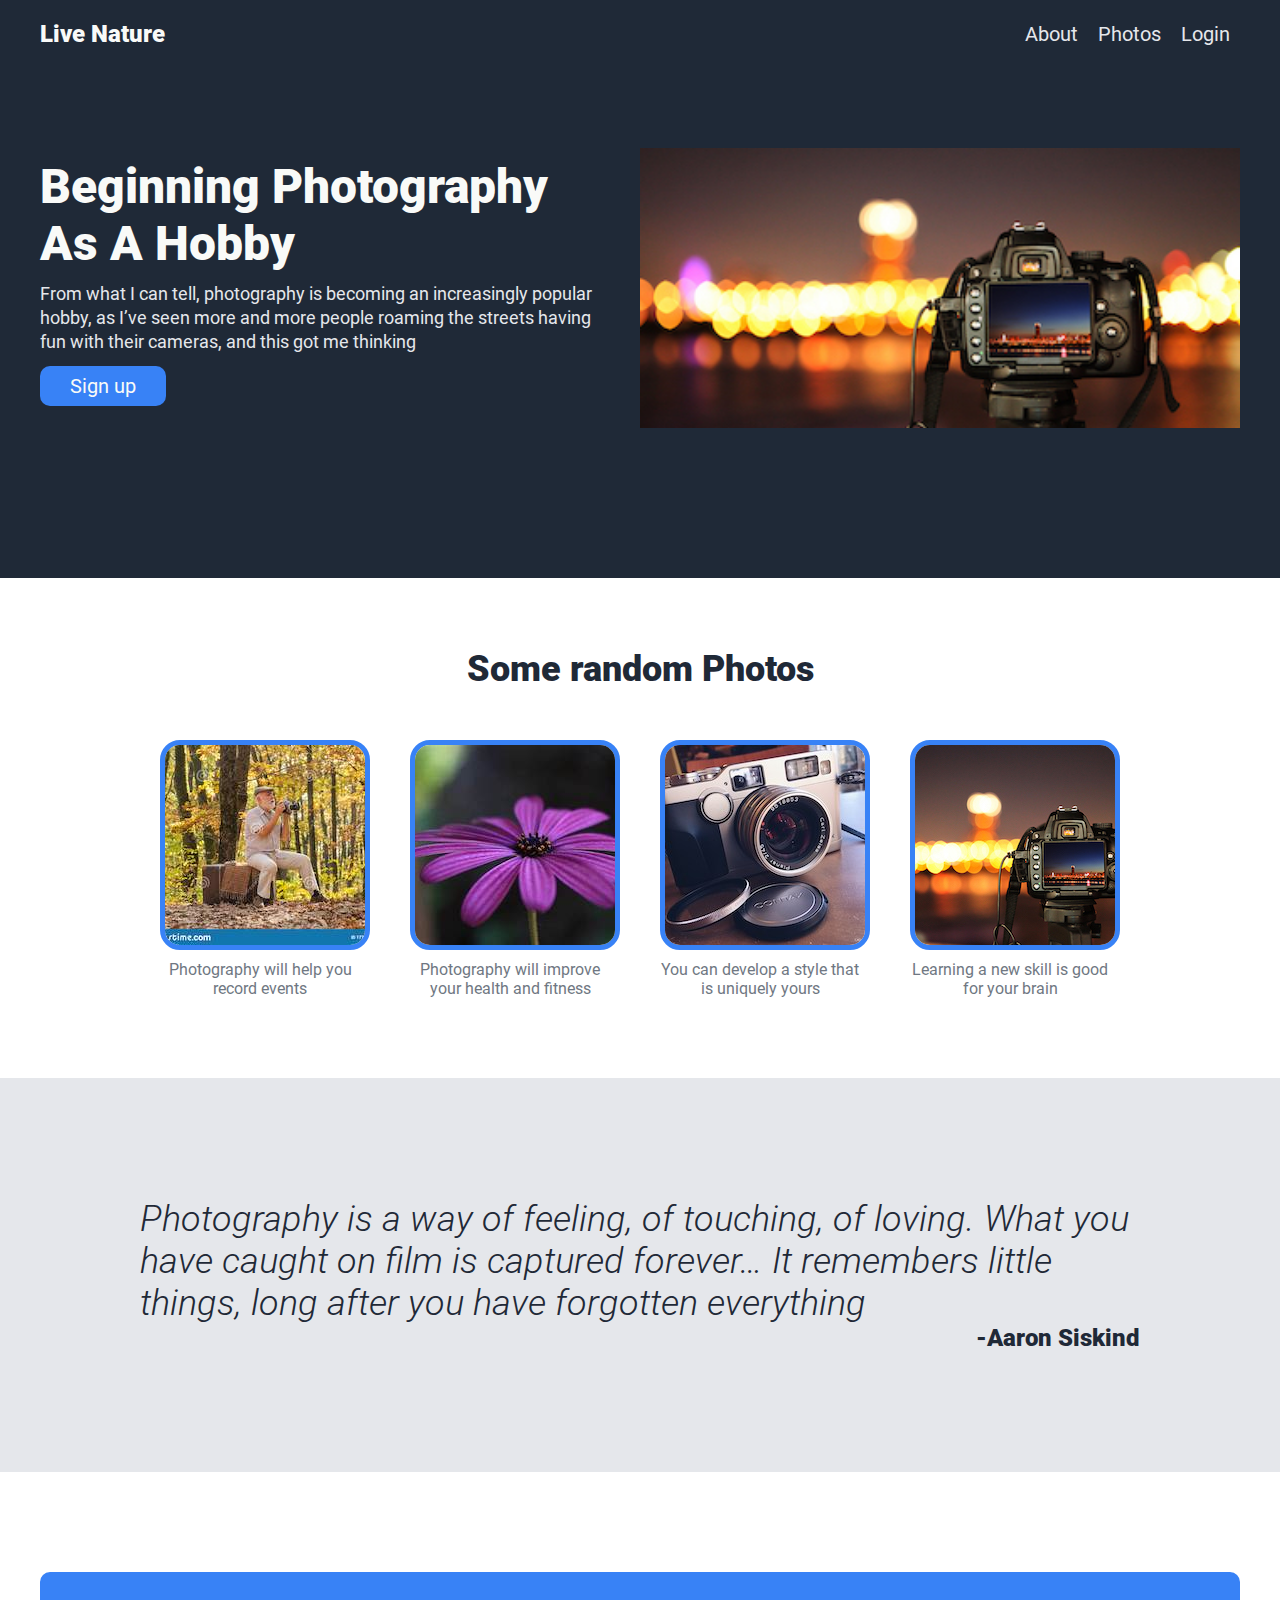
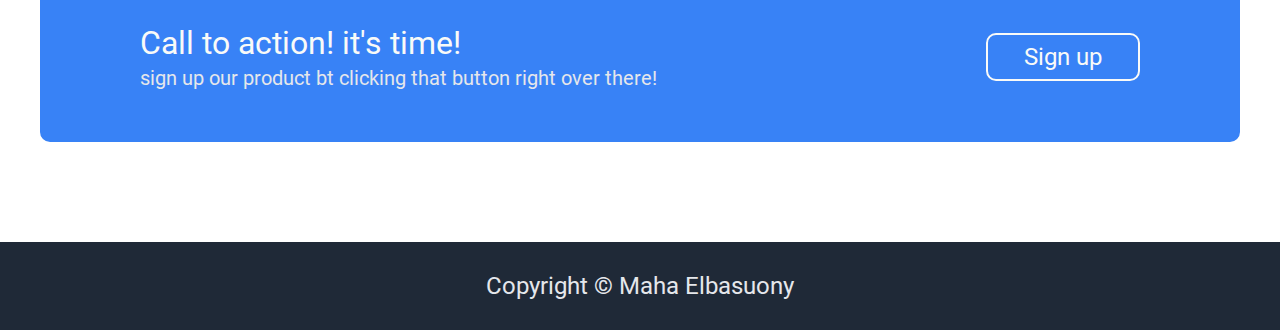
<file: index.html>
<!DOCTYPE html>
<html lang="en">
  <head>
    <meta charset="UTF-8" />
    <meta http-equiv="X-UA-Compatible" content="IE=edge" />
    <meta name="viewport" content="width=device-width, initial-scale=1.0" />
    <link rel="stylesheet" href="style.css" />
    <title>Document</title>
  </head>
  <body>
    <div class="main">
      <!--header-->
      <header>
        <main class="header">
          <section class="header-container">
            <nav class="nav">
              <a href="/" class="logo">Live Nature</a>
              <ul class="nav-menu">
                <li>
                  <a href="./pages/about.html" class="nav-menu_item">About </a>
                </li>
                <li>
                  <a href="./pages/photos.html" class="nav-menu_item"
                    >Photos
                  </a>
                </li>
                <li>
                  <a href="./pages/login.html" class="nav-menu_item">Login </a>
                </li>
              </ul>
            </nav>
            <section class="hero">
              <section class="hero-contnet">
                <h3 class="hero_contnet_title">
                  Beginning Photography As A Hobby
                </h3>
                <p class="hero_contnet_body">
                  From what I can tell, photography is becoming an increasingly
                  popular hobby, as I’ve seen more and more people roaming the
                  streets having fun with their cameras, and this got me
                  thinking
                </p>
                <a href="#" class="hero_signup">Sign up</a>
              </section>
              <section class="hero-image">
                <img
                  src="./images/photography3.jpeg"
                  class="hero-image_view"
                  alt="this is aplace holder for an image"
                  title="Beginning Photography As A Hobby"
                />
              </section>
            </section>
          </section>
        </main>
      </header>
      <section class="content">
        <main class="content-container">
          <header class="content_header">
            <h3 class="content_header_title">Some random Photos</h3>
            <section class="content_header_imgs">
              <figure class="content_header_imgs_desc">
                <a href="#"
                  ><img
                    class="content_header_img"
                    src="./images/photography4.jpeg"
                /></a>
                <p class="content_header_img_desc">
                  Photography will help you record events
                </p>
              </figure>
              <figure class="content_header_imgs_desc">
                <a href=""
                  ><img
                    class="content_header_img"
                    src="./images/photography1.jpeg"
                /></a>
                <p class="content_header_img_desc">
                  Photography will improve your health and fitness
                </p>
              </figure>
              <figure class="content_header_imgs_desc">
                <a href=""
                  ><img
                    class="content_header_img"
                    src="./images/photography2.jpeg"
                /></a>
                <p class="content_header_img_desc">
                  You can develop a style that is uniquely yours
                </p>
              </figure>
              <figure class="content_header_imgs_desc">
                <a href=""
                  ><img
                    class="content_header_img"
                    src="./images/photography3.jpeg"
                /></a>
                <p class="content_header_img_desc">
                  Learning a new skill is good for your brain
                </p>
              </figure>
            </section>
          </header>
          <section class="content-body">
            <section class="content-body_container">
              <p class="content-body_des">
                Photography is a way of feeling, of touching, of loving. What
                you have caught on film is captured forever… It remembers little
                things, long after you have forgotten everything
              </p>
              <div class="tip">-Aaron Siskind</div>
            </section>
          </section>
          <section class="test">
            <main class="content-footer">
              <summary class="content-footer_container">
                <div class="info">
                  <h6>Call to action! it's time!</h6>
                  <p class="info_desc">
                    sign up our product bt clicking that button right over
                    there!
                  </p>
                </div>
                <a href="#" class="content_signup">Sign up</a>
              </summary>
            </main>
          </section>
        </main>
      </section>
      <footer>
        <div class="footer">
          <div class="footer_desc">
            Copyright &copy; <span class="copyright">Maha Elbasuony</span>
          </div>
        </div>
      </footer>
    </div>
  </body>
</html>
</file>
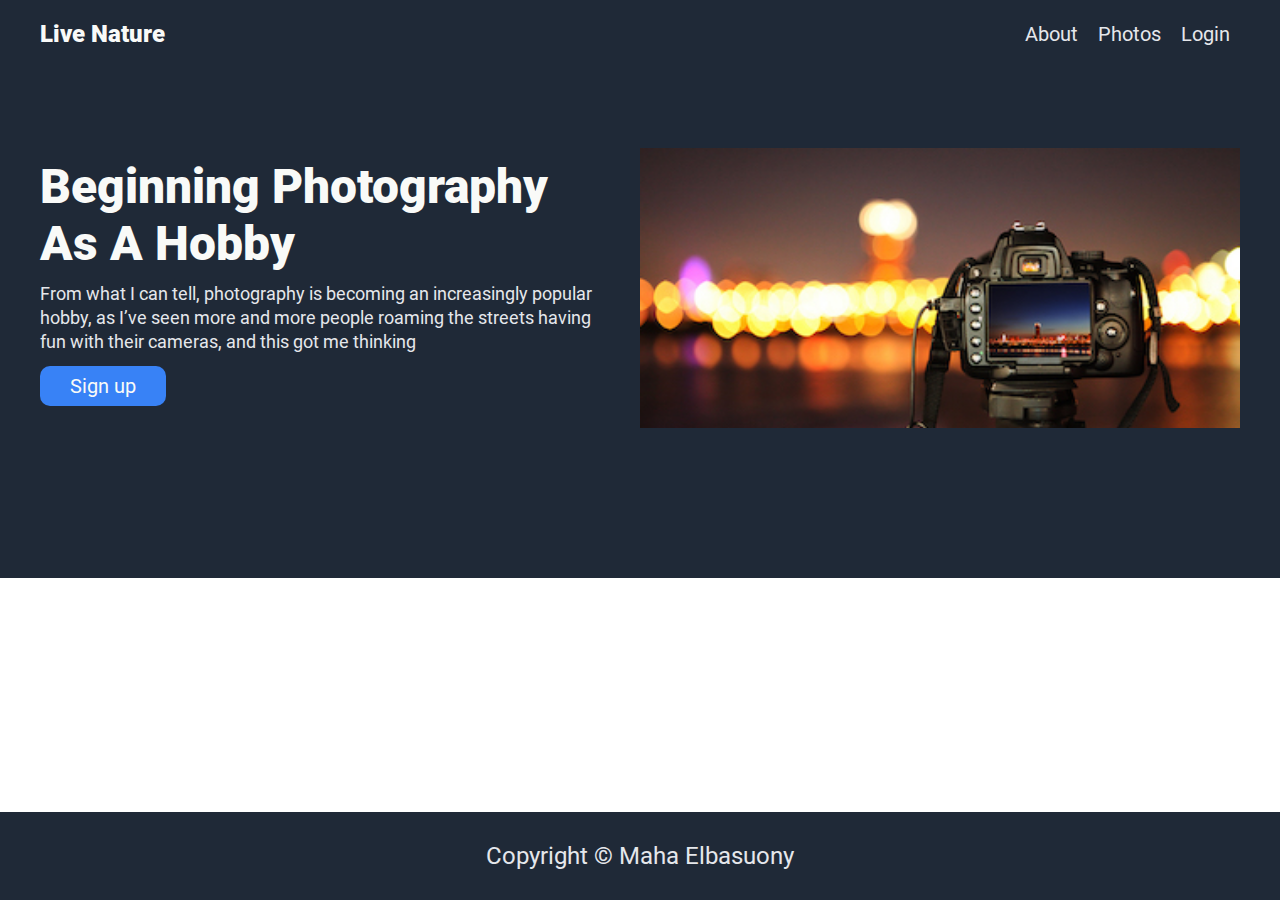
<file: pages/about.html>
<!DOCTYPE html>
<html lang="en">
<head>
  <meta charset="UTF-8">
  <meta http-equiv="X-UA-Compatible" content="IE=edge">
  <meta name="viewport" content="width=device-width, initial-scale=1.0">
  <title>Contact</title>
  <link rel="stylesheet" href="../style.css" />
    <link rel="stylesheet" href="../styles/about.css" />
</head>
<body>
  <div class="main">
    <!--header-->
    <header>
      <div class="header">
        <div class="header-container">
          <div class="nav">
            <a href="../index.html" class="logo">Live Nature</a>
            <ul class="nav-menu">
              <li><a href="#" class="nav-menu_item">About </a></li>
              <li><a href="./photos.html" class="nav-menu_item">Photos </a></li>
              <li>
                <a href="../pages/login.html" class="nav-menu_item">Login </a>
              </li>
            </ul>
          </div>
          <div class="hero">
            <div class="hero-contnet">
              <h3 class="hero_contnet_title">
                Beginning Photography As A Hobby
              </h3>
              <p class="hero_contnet_body">
                From what I can tell, photography is becoming an increasingly
                popular hobby, as I’ve seen more and more people roaming the
                streets having fun with their cameras, and this got me
                thinking
              </p>
              <a href="#" class="hero_signup">Sign up</a>
            </div>
            <div class="hero-image">
              <img
                src="../images/photography3.jpeg"
                class="hero-image_view"
                alt="this is aplace holder for an image"
                title="Beginning Photography As A Hobby"
              />
            </div>
          </div>
        </div>
      </div>
    </header>

    <footer>
      <div class="footer">
        <div class="footer_desc">
          Copyright &copy; <span class="copyright">Maha Elbasuony</span>
        </div>
      </div>
    </footer>
  </div>
</body>
</html>
</file>
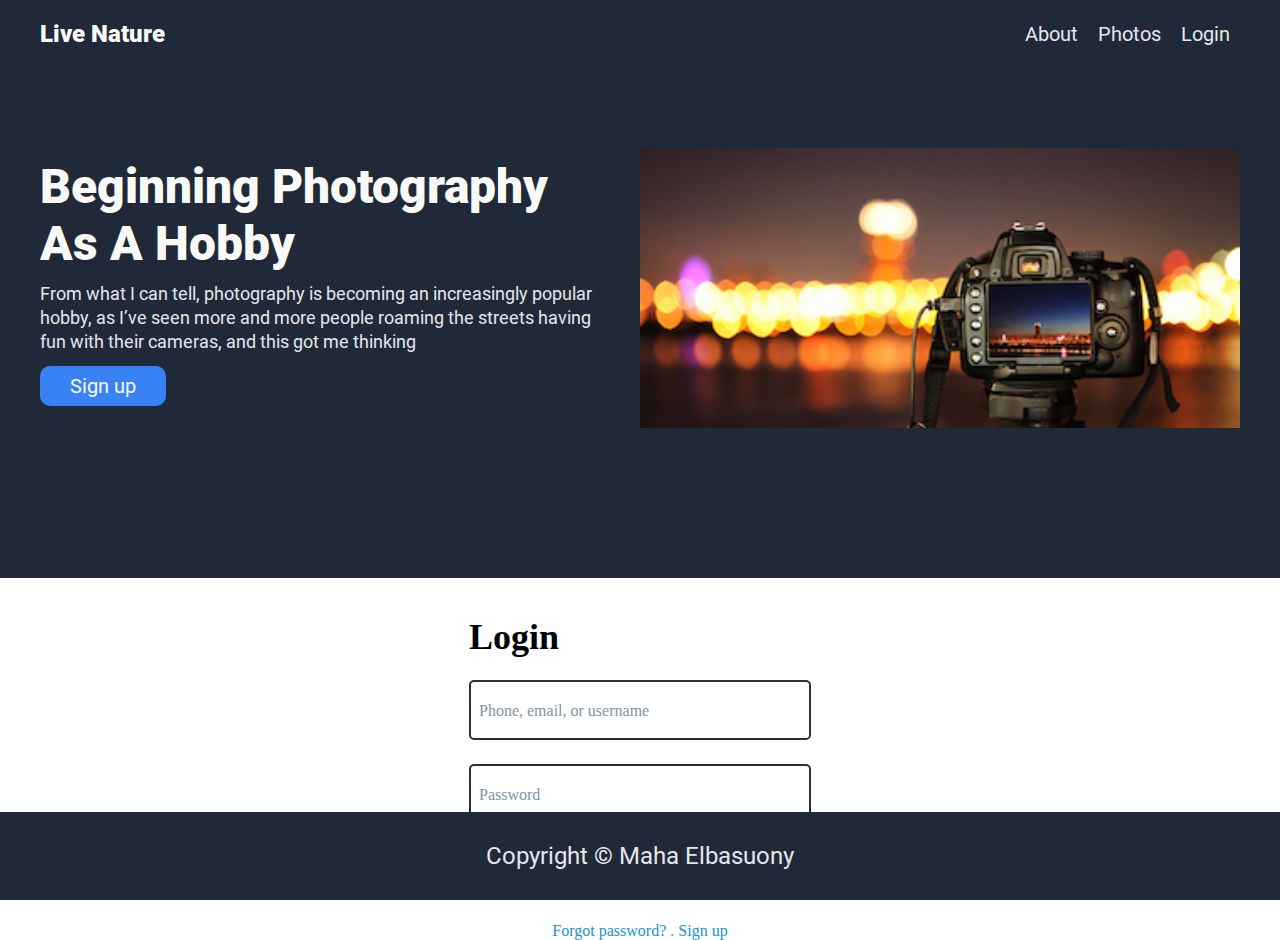
<file: pages/login.html>
<!DOCTYPE html>
<html lang="en">
  <head>
    <meta charset="UTF-8" />
    <meta http-equiv="X-UA-Compatible" content="IE=edge" />
    <meta name="viewport" content="width=device-width, initial-scale=1.0" />
    <title>Login</title>
    <link rel="stylesheet" href="../style.css" />
    <link rel="stylesheet" href="../styles/login.css" />
  </head>
  <body>
    <div class="main">
      <!--header-->
      <header>
        <div class="header">
          <div class="header-container">
            <div class="nav">
              <a href="../index.html" class="logo">Live Nature</a>
              <ul class="nav-menu">
                <li><a href="./about.html" class="nav-menu_item">About </a></li>
                <li><a href="./photos.html" class="nav-menu_item">Photos </a></li>
                <li>
                  <a href="#" class="nav-menu_item">Login </a>
                </li>
              </ul>
            </div>
            <div class="hero">
              <div class="hero-contnet">
                <h3 class="hero_contnet_title">
                  Beginning Photography As A Hobby
                </h3>
                <p class="hero_contnet_body">
                  From what I can tell, photography is becoming an increasingly
                  popular hobby, as I’ve seen more and more people roaming the
                  streets having fun with their cameras, and this got me
                  thinking
                </p>
                <a href="#" class="hero_signup">Sign up</a>
              </div>
              <div class="hero-image">
                <img
                  src="../images/photography3.jpeg"
                  class="hero-image_view"
                  alt="this is aplace holder for an image"
                  title="Beginning Photography As A Hobby"
                />
              </div>
            </div>
          </div>
        </div>
      </header>
      <div class="page__inner">
        <div class="login-contianer">
          <div class="login-contianer__logo">
            <i class="fa fa-twitter"></i>
          </div>
          <div class="login-contianer__title">Login</div>
          <div class="login-contianer__form">
            <input class="form__input" type="text" />
            <label class="form__label">Phone, email, or username</label>
          </div>
          <div class="login-contianer__form">
            <input class="form__input" type="text" />
            <label class="form__label">Password</label>
          </div>
          <button class="login-contianer__login-button" disabled>Login</button>
          <div class="login-contianer__actions">
            <a href="#" class="actions__forgot-password">Forgot password?</a>
            <a href="#" class="actions__sign-in">Sign up</a>
          </div>
        </div>
      </div>
      <footer>
        <div class="footer">
          <div class="footer_desc">
            Copyright &copy; <span class="copyright">Maha Elbasuony</span>
          </div>
        </div>
      </footer>
    </div>
  </body>
</html>
</file>
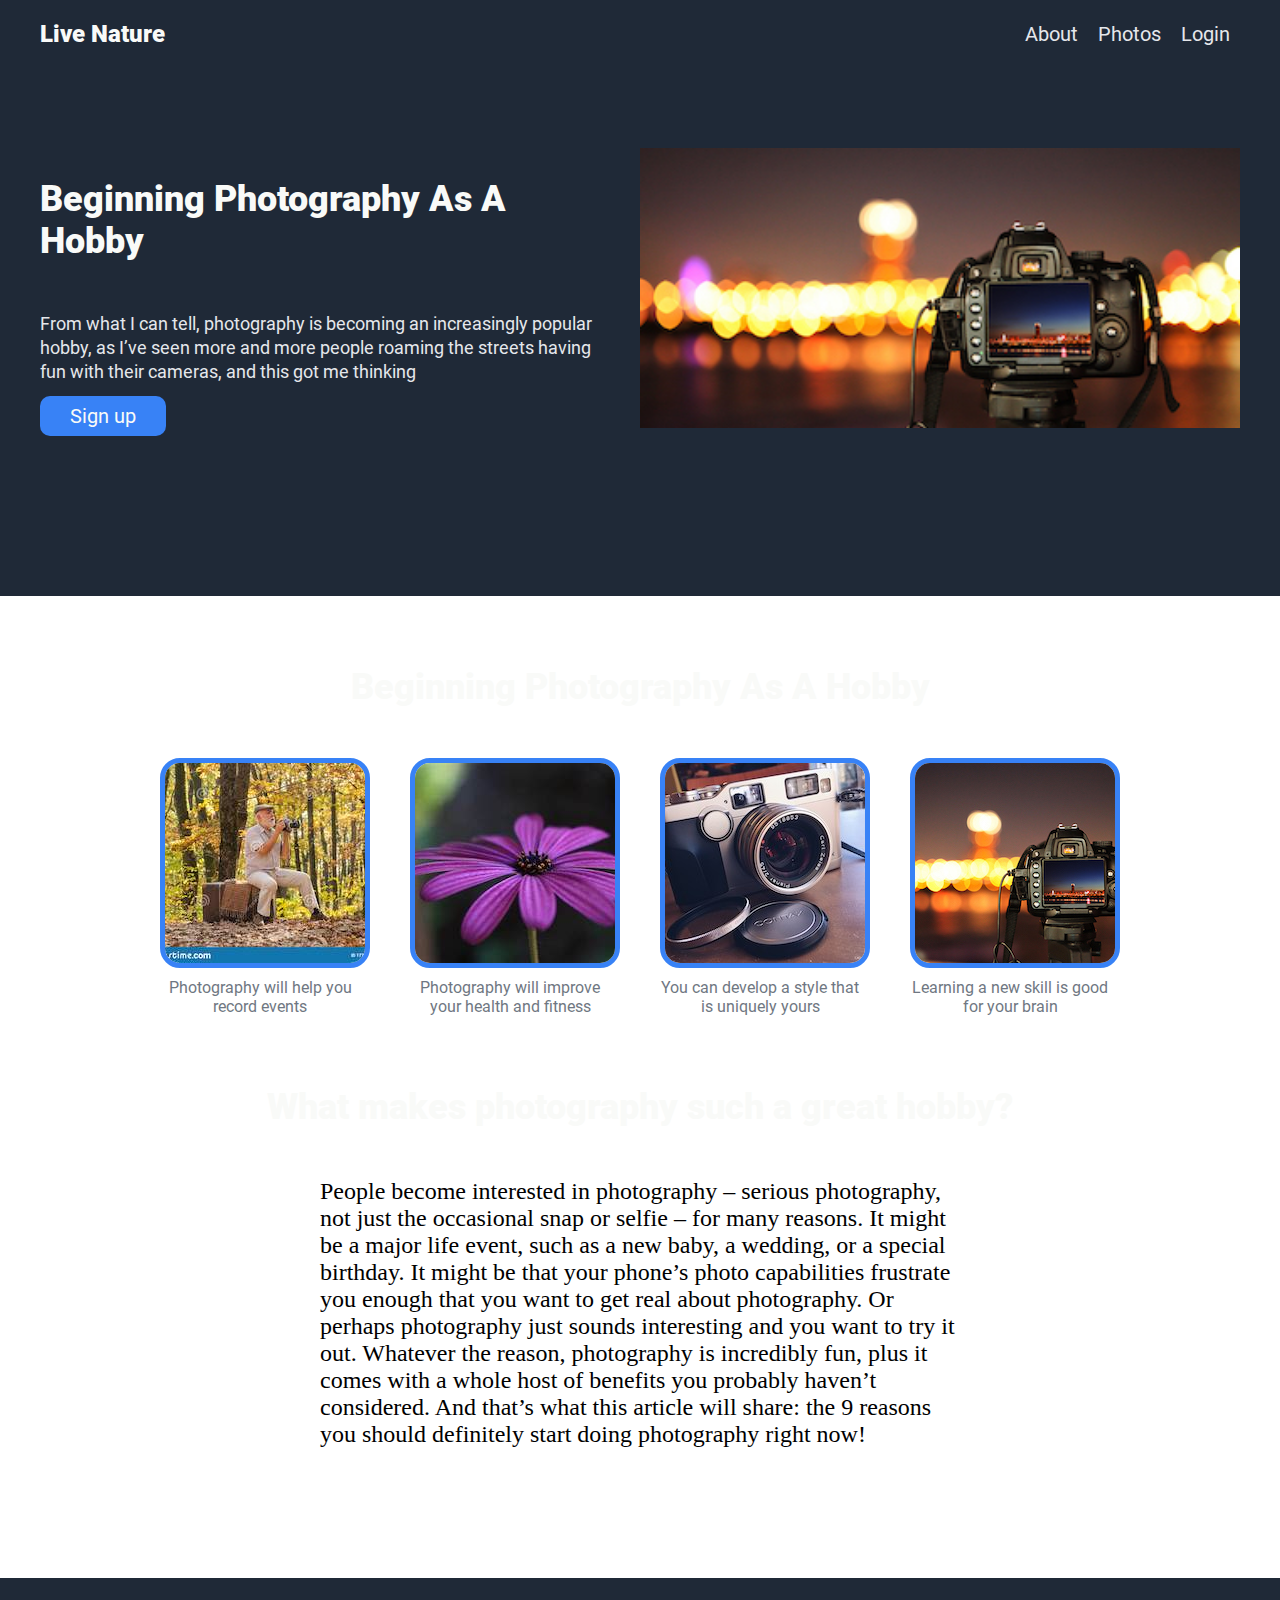
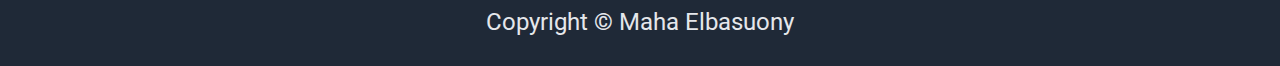
<file: pages/photos.html>
<!DOCTYPE html>
<html lang="en">
  <head>
    <meta charset="UTF-8" />
    <meta http-equiv="X-UA-Compatible" content="IE=edge" />
    <meta name="viewport" content="width=device-width, initial-scale=1.0" />
    <title>Photos</title>
    <link rel="stylesheet" href="../style.css" />
    <link rel="stylesheet" href="../styles/photos.css" />
  </head>
  <body>
    <div class="main">
      <!--header-->
      <header>
        <div class="header">
          <div class="header-container">
            <div class="nav">
              <a href="../index.html" class="logo">Live Nature</a>
              <ul class="nav-menu">
                <li><a href="./about.html" class="nav-menu_item">About </a></li>
                <li><a href="#" class="nav-menu_item">Photos </a></li>
                <li>
                  <a href="../pages/login.html" class="nav-menu_item">Login </a>
                </li>
              </ul>
            </div>
            <div class="hero">
              <div class="hero-contnet">
                <h3 class="content_header_title">
                  Beginning Photography As A Hobby
                </h3>
                <p class="hero_contnet_body">
                  From what I can tell, photography is becoming an increasingly
                  popular hobby, as I’ve seen more and more people roaming the
                  streets having fun with their cameras, and this got me
                  thinking
                </p>
                <a href="#" class="hero_signup">Sign up</a>
              </div>
              <div class="hero-image">
                <img
                  src="../images/photography3.jpeg"
                  class="hero-image_view"
                  alt="this is aplace holder for an image"
                  title="Beginning Photography As A Hobby"
                />
              </div>
            </div>
          </div>
        </div>
      </header>
      <section class="content">
        <div class="content-container">
          <div class="content_header">
            <h3 class="content_header_title">
              Beginning Photography As A Hobby
            </h3>
            <div class="content_header_imgs">
              <div class="content_header_imgs_desc">
                <a href="#"
                  ><img
                    class="content_header_img"
                    src="../images/photography4.jpeg"
                /></a>
                <p class="content_header_img_desc">
                  Photography will help you record events
                </p>
              </div>
              <div class="content_header_imgs_desc">
                <a href=""
                  ><img
                    class="content_header_img"
                    src="../images/photography1.jpeg"
                /></a>
                <p class="content_header_img_desc">
                  Photography will improve your health and fitness
                </p>
              </div>
              <div class="content_header_imgs_desc">
                <a href=""
                  ><img
                    class="content_header_img"
                    src="../images/photography2.jpeg"
                /></a>
                <p class="content_header_img_desc">
                  You can develop a style that is uniquely yours
                </p>
              </div>
              <div class="content_header_imgs_desc">
                <a href=""
                  ><img
                    class="content_header_img"
                    src="../images/photography3.jpeg"
                /></a>
                <p class="content_header_img_desc">
                  Learning a new skill is good for your brain
                </p>
              </div>
            </div>
            <div class="photos--desc__container">
              <h3 class="content_header_title">What makes photography such a great hobby?</h3>
              <p class="photos_desc">
                People become interested in photography – serious photography,
                not just the occasional snap or selfie – for many reasons. It
                might be a major life event, such as a new baby, a wedding, or a
                special birthday. It might be that your phone’s photo
                capabilities frustrate you enough that you want to get real
                about photography. Or perhaps photography just sounds
                interesting and you want to try it out. Whatever the reason,
                photography is incredibly fun, plus it comes with a whole host
                of benefits you probably haven’t considered. And that’s what
                this article will share: the 9 reasons you should definitely
                start doing photography right now!
              </p>
            </div>
          </div>
          <!--

          <h3>Three steps for approaching photography as a hobby</h3>
          <ol>
            <li>learn to experiment</li>
            <li>get out of your bubble</li>
            <li>invest in yourself</li>
          </ol>
          <h3>9 Reasons Photography Is a Great Hobby (in 2022)</h3>
          <ol>
            <li>Photography will help you record events and memories</li>
            <li>You’ll have fun</li>
            <li>Learning a new skill is good for your brain</li>
            <li>Photography will improve your health and fitness</li>
            <li>You get to be creative</li>
            <li>Photography will get you traveling</li>
            <li>You’ll meet lots of new people</li>
            <li>You can become part of a community</li>
            <li>You can develop a style that is uniquely yours</li>
          </ol> -->
        </div>
      </section>

      <footer>
        <div class="footer">
          <div class="footer_desc">
            Copyright &copy; <span class="copyright">Maha Elbasuony</span>
          </div>
        </div>
      </footer>
    </div>
  </body>
</html>
</file>
<file: style.css>
:root {
  --bg-text-dark: #1f2937;
  --text-primary: #f9faf8;
  --text-secondary: #6f7782;
  --bg-text-secondary: #e5e7eb;
  --btn-color: #3882f6;
  --btn-color-hover: #659df8;
  --font-primary: 'Roboto', sans-serif;
  --hero-width: 1200px;
  --content-width: 1000px;
}

@font-face {
  font-family: 'Roboto';
  src: url(fonts/Roboto-Regular.ttf);
}
@font-face {
  font-family: 'Roboto';
  src: url(fonts/Roboto-Black.ttf);
  font-weight: 900;
}
@font-face {
  font-family: 'Roboto';
  src: url(fonts/Roboto-LightItalic.ttf);
  font-style: italic;
}

* {
  margin: 0;
  padding: 0;
  box-sizing: border-box;
}

.header {
  background-color: var(--bg-text-dark);
}
.header-container {
  display: flex;
  flex-direction: column;
  align-items: center;
}
/* nav bar*/
.nav {
  display: flex;
  justify-content: space-between;
  width: var(--hero-width);
  align-items: center;
  margin-top: 20px;
}
.logo {
  text-decoration: none;
  font-size: 24px;
  color: var(--text-primary);
  font-family: var(--font-primary);
  font-weight: 600;
}
.nav-menu {
  display: flex;
  list-style: none;
}
.nav-menu_item {
  text-decoration: none;
  color: var(--bg-text-secondary);
  margin: 0 10px;
  font-family: var(--font-primary);
  font-size: 20px;
}
/* End of nav bar*/

/*  Start of hero contnet */
.hero {
  width: var(--hero-width);
  display: flex;
  justify-content: space-between;
  margin: 100px 0 150px;
}

.hero-contnet {
  display: flex;
  flex-direction: column;
  width: calc(var(--hero-width) / 2 - 30px);
  margin: 10px 0;
}

.hero_contnet_title {
  font-size: 48px;
  font-family: var(--font-primary);
  font-weight: 900;
  color: var(--text-primary);
  margin-bottom: 10px;
}
.hero_contnet_body {
  font-size: 18px;
  line-height: 24px;
  color: var(--bg-text-secondary);
  font-family: var(--font-primary);
}
.hero_signup {
  text-decoration: none;
  background-color: var(--btn-color);
  color: var(--text-primary);
  border-radius: 10px;
  padding: 8px 30px;
  font-family: var(--font-primary);
  font-size: 20px;
  margin-top: 12px;
  align-self: flex-start;
}
.hero_signup:hover {
  opacity: 0.7;
}
.hero-image {
  width: calc(var(--hero-width) / 2);
  height: 280px;
}
.hero-image_view {
  width: 100%;
  height: 100%;
  object-fit: cover;
}

/* End of hero contnet */

/* info */

.content {
}

.content-container {
  display: flex;
  flex-direction: column;
  align-items: center;
}

.content_header {
  display: flex;
  flex-direction: column;
  justify-content: space-between;
  align-self: center;
  align-items: center;
  margin: 50px 0 80px;
}
.content_header_title {
  font-family: var(--font-primary);
  font-size: 36px;
  color: var(--bg-text-dark);
  font-weight: 600;
  margin: 20px 0 50px;
}

.content_header_imgs {
  display: flex;
  flex-direction: row;
  justify-content: space-between;
  gap: 40px;
}

.content_header_imgs_desc {
  display: flex;
  justify-content: space-between;
  flex-direction: column;
}
.content_header_imgs_desc a {
  width: 210px;
  height: 210px;
}
.content_header_img {
  border: 5px solid var(--btn-color);
  border-radius: 20px;
  width: 100%;
  height: 100%;
  object-fit: cover;
}
.content_header_img:hover {
  opacity: 0.7;
}
.content_header_img_desc {
  font-family: var(--font-primary);
  font-size: 16px;
  width: 200px;
  margin-top: 10px;
  text-align: center;
  color: var(--text-secondary);
}

.content-body {
  background-color: var(--bg-text-secondary);

  color: var(--bg-text-dark);
  width: 100%;
  align-self: center;
  display: flex;
  justify-content: center;
  align-items: center;
}
.content-body_container {
  display: flex;
  justify-content: space-between;
  flex-direction: column;
  align-items: center;
  margin: 120px 0;
}
.content-body_des {
  font-family: var(--font-primary);
  font-style: italic;
  font-size: 36px;
  width: 40%;
  align-self: center;
  width: var(--content-width);
}

.tip {
  align-self: flex-end;
  font-family: var(--font-primary);
  font-weight: 900;
  font-size: 24px;
}

/* End info */
/* contnet footer*/
.test {
  width: 100%;

  align-self: center;
  display: flex;
  justify-content: center;
  align-items: center;
}

.content-footer {
  display: flex;
  justify-content: center;
  flex-direction: column;
  align-items: center;
  background-color: var(--btn-color);
  width: var(--hero-width);
  border: 2px solid var(--btn-color);
  border-radius: 10px;
  margin: 100px 0;
}
.content-footer_container {
  display: flex;
  justify-content: space-between;
  align-items: center;
  width: var(--content-width);
  padding: 50px 0;
}
.info {
  display: flex;
  flex-direction: column;
  justify-content: space-between;
  align-self: center;
  color: var(--text-primary);
  font-family: var(--font-primary);
}
.info h6 {
  font-size: 32px;
  font-weight: 400;
}
.info_desc {
  font-family: var(--font-primary);
  font-size: 20px;
  color: var(--bg-text-secondary);
  margin-top: 4px;
}
.content_signup {
  text-decoration: none;
  border: 2px solid var(--text-primary);
  font-family: var(--font-primary);
  font-size: 24px;
  padding: 8px 36px;
  border-radius: 10px;
  color: var(--text-primary);
  margin-left: 50px;
}
.content_signup:hover {
  background: var(--btn-color-hover);
}
/* End content footer*/
/* footer*/
.footer {
  background-color: var(--bg-text-dark);



}

.footer_desc {
  text-align: center;
  color: var(--bg-text-secondary);
  padding: 30px 0;
  font-family: var(--font-primary);
  font-size: 24px;
}
</file>
<file: styles/about.css>
.footer{
  position:fixed;
  bottom:0;
  width: 100%;
}
</file>
<file: styles/login.css>
:root {
  --main-bg-color: #151f2b;
  --text-color: #ffffff;
  --input-text-bg-color: #253341;
  --primary-font: Arial, Helvetica, sans-serif;
  --tweet-button-color: #1a91da;
  --gray-800: #8394A1;
}
/* Login - Start */
.page {
  background-color: var(--main-bg-color);
  color: var(--text-color);
  font-family: var(--primary-font);
}

.page__inner {
   display: flex;
  flex-flow: row nowrap;
  justify-content: center;
}

.login-contianer{

  display:flex;
  flex-flow: column;
  justify-content: flex-start;
  width: 342px;
}

.login-contianer__logo {
  font-size: 2.5rem;
  color: var(--text-color);
  margin:0.875rem 0 1.5rem;
}
.login-contianer__title{
  font-size: 2.25rem;
  font-weight: bold;
  margin-bottom: 1.4rem;
}

.login-contianer__form {
  position:relative;
  margin-bottom:1.5rem;
  width:100%;


}

.form__input {
  font-size: 1rem;
  /* width:calc(100% - 12px); */
  width:100%;
  height:60px;
  border: 2px solid var(--input-text-bg-color);
  background-color: transparent;
  color: var(--text-color);
  border-radius: 5px;
  padding: 10px 10px 0;
  box-sizing: border-box;
}
.form__input:focus{
  border: 2px solid var(----tweet-button-color);


}
.form__label {
  color: var(--gray-800);
  position:absolute;
  pointer-events:none;
  left:10px;
  top:22px;
  transition:0.2s ease all;
  -moz-transition:0.2s ease all;
  -webkit-transition:0.2s ease all;
}

.form__input:focus ~ .form__label{
  top:8px;
  font-size:.75rem;
  color: var(--tweet-button-color);

}
.login-contianer__login-button{
  background-color: var(--tweet-button-color);
  border: none;
  border-radius: 25px;
  font-size: 1rem;
  width:100%;
  color: var(--text-color);
  padding: 16px;
  font-weight: bold;
  margin-bottom:1.5rem;
}
.login-contianer__login-button:disabled {
  opacity: 0.4;
}
.login-contianer__actions{
  align-self: center;
}
.actions__forgot-password, .actions__sign-in{
  color: var(--tweet-button-color);
  text-decoration: none;
}

.actions__forgot-password:hover, .actions__sign-in:hover{

  text-decoration: underline;
}
.actions__forgot-password::after{
  content: ".";
  color: var(--gray-800);
  padding-left: .25rem;
}
/* Login - End */

.footer{
  position:fixed;
  bottom:0;
  width: 100%;
}
</file>
<file: styles/photos.css>
.photos--desc__container {
  display: flex;
  flex-direction: column;
  align-items: center;
  margin-top: 50px;
}
.content_header_title {
  color: var(--text-primary);
}

.photos_desc {
  align-self: center;
  font-size: 24px;
  width: 50%;
  margin-bottom: 50px;
}
</file>
